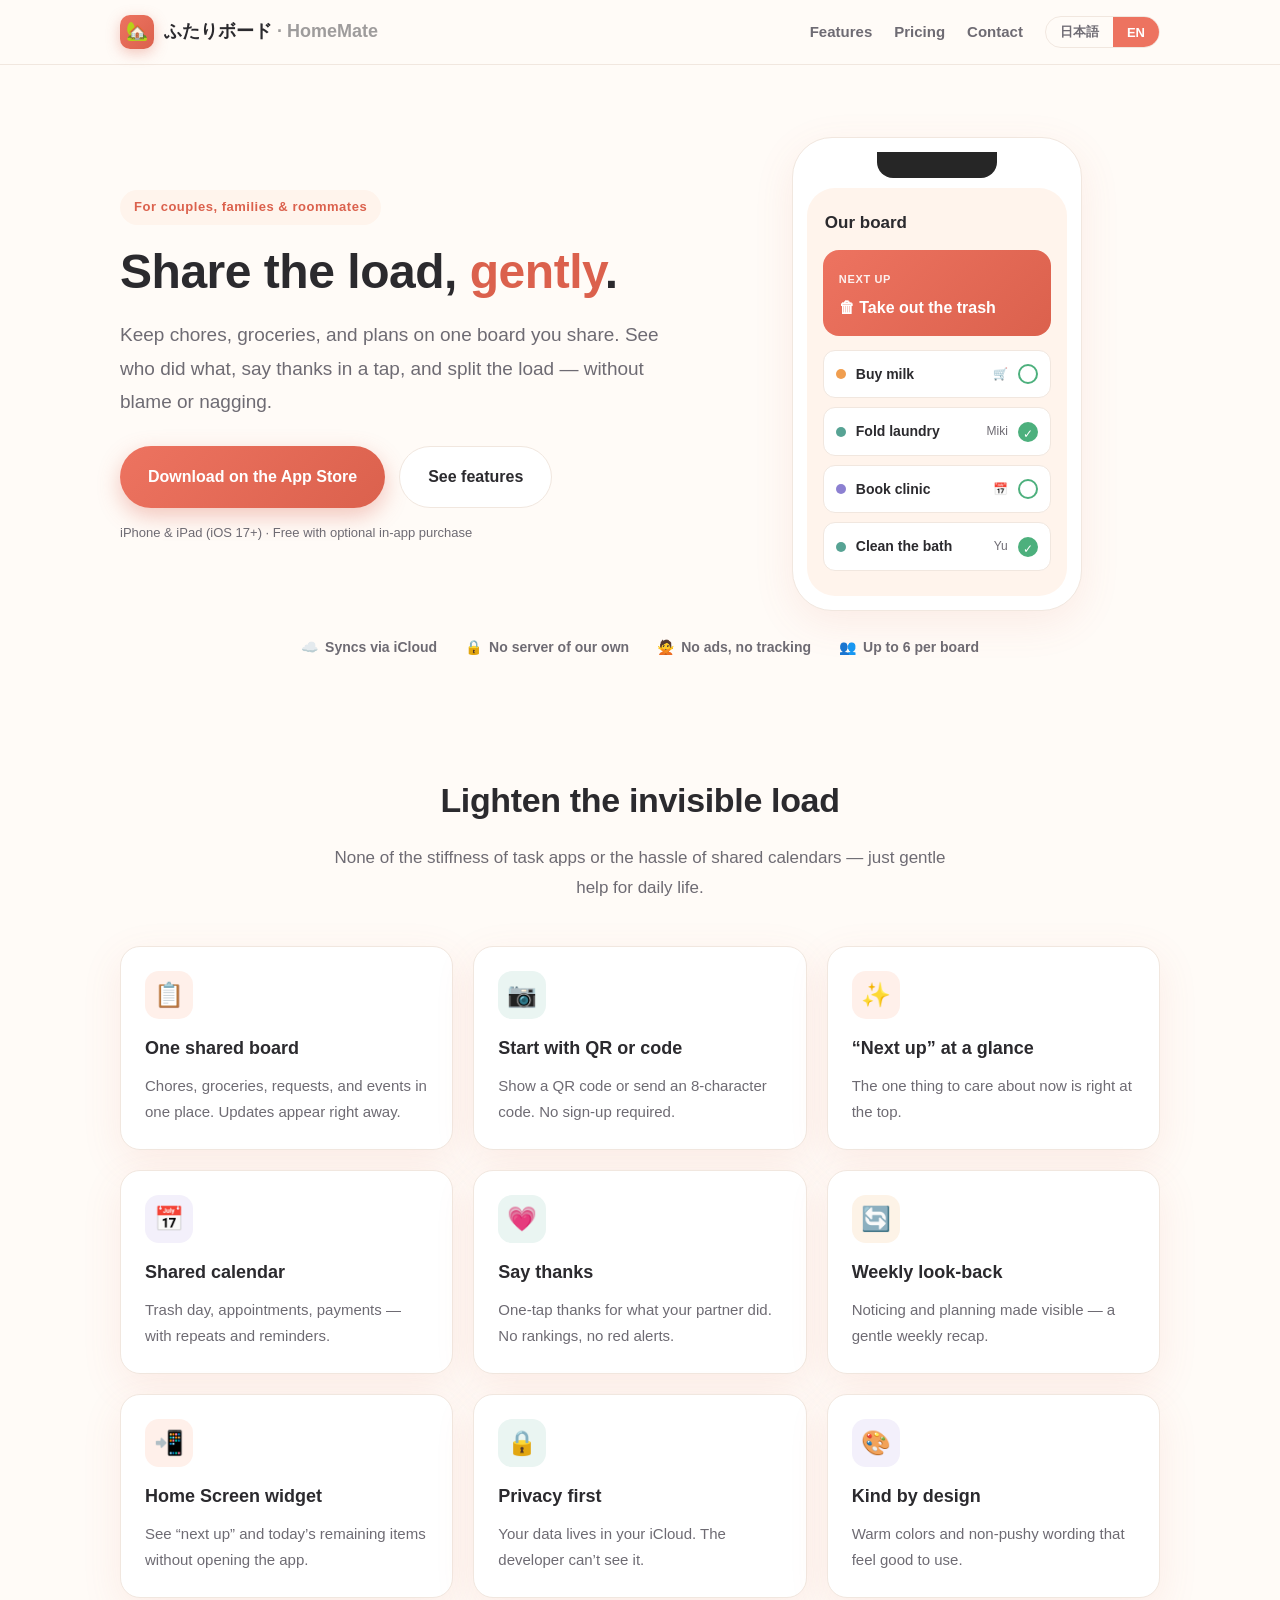
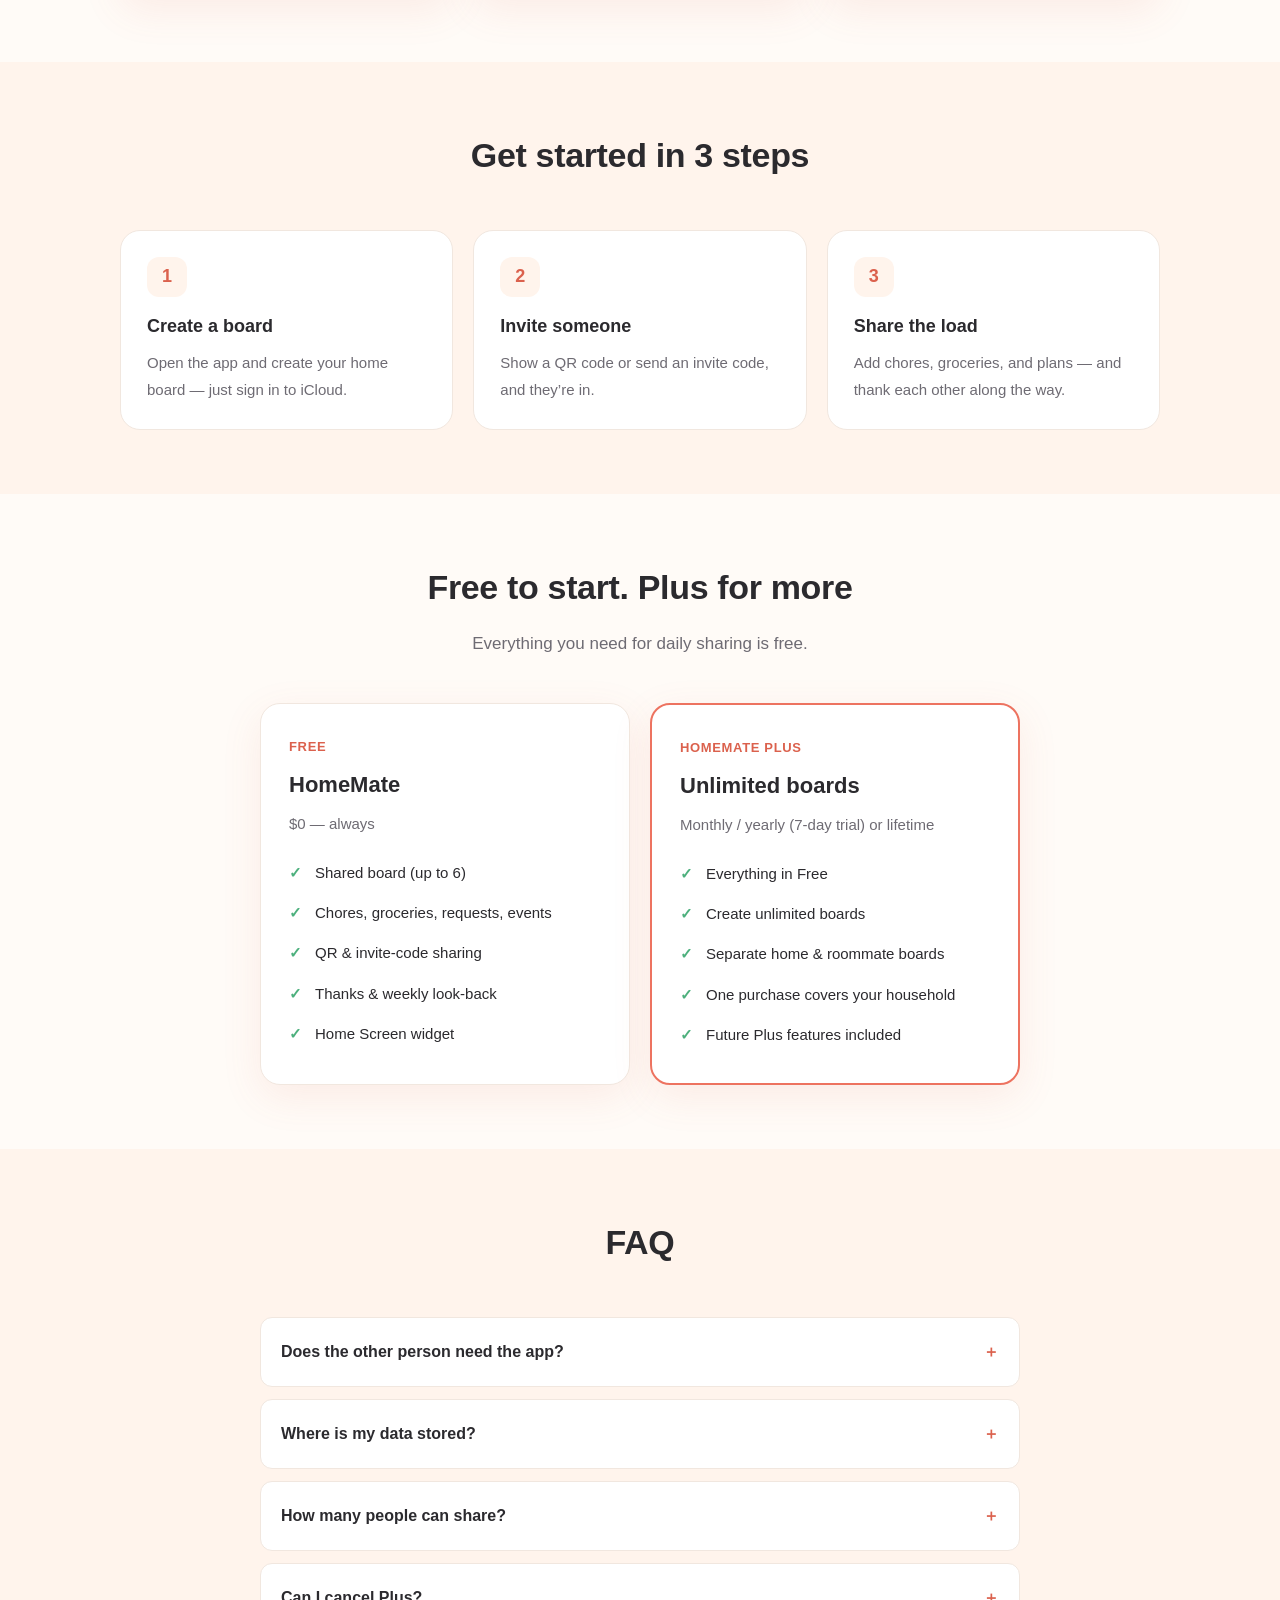
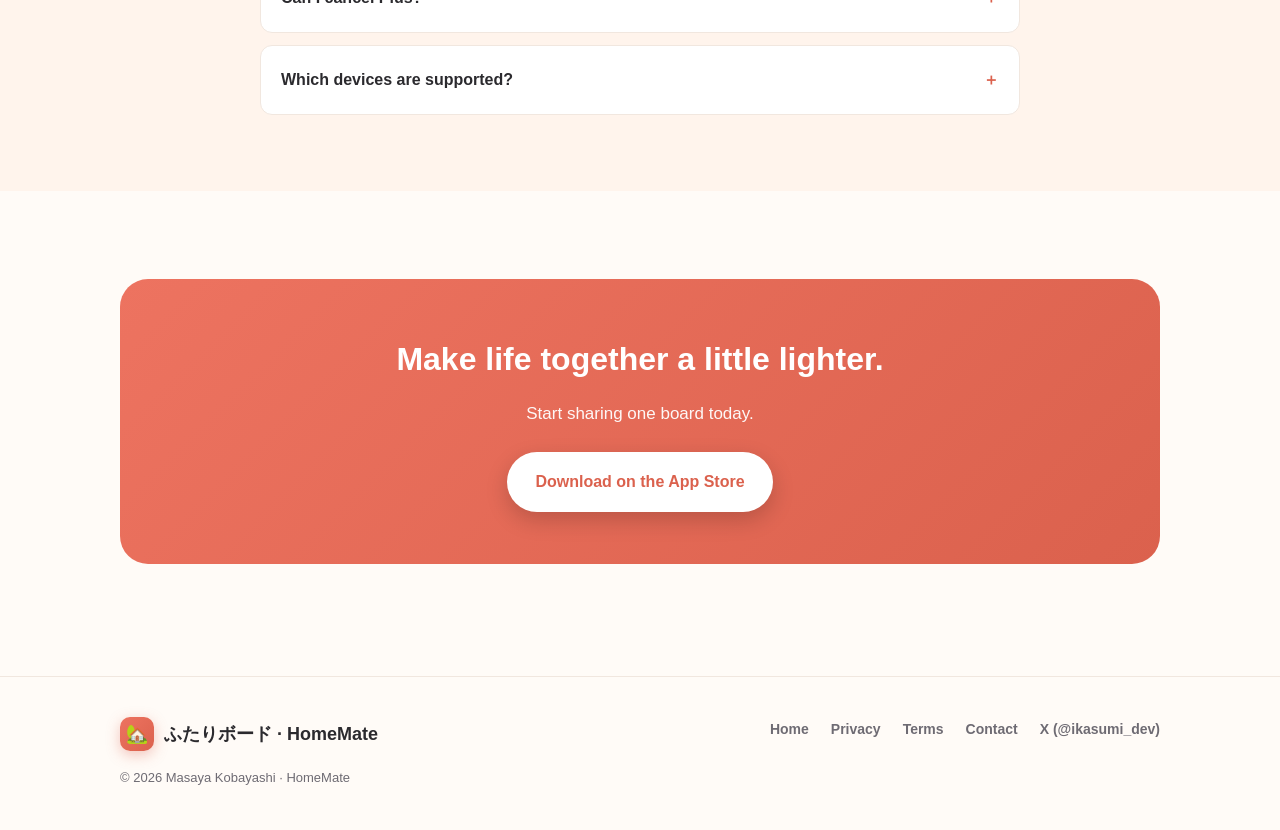
<file: docs/index.html>
<!DOCTYPE html>
<html lang="ja" data-lang="ja">
<head>
<meta charset="UTF-8" />
<meta name="viewport" content="width=device-width, initial-scale=1" />
<title>ふたりボード / HomeMate — 家事・買い物・予定をふたりで共有</title>
<meta name="description" content="ふたりボード（HomeMate）は、夫婦・同棲・家族・ルームシェアのための家事・買い物・予定の共有アプリ。QRか招待コードですぐ共有、責めない・急かさないやさしい設計。" />
<meta property="og:title" content="ふたりボード / HomeMate" />
<meta property="og:description" content="家事・買い物・予定を、ふたりでひとつのボードに。責めない・急かさない、やさしい共有アプリ。" />
<meta property="og:type" content="website" />
<link rel="icon" href="data:image/svg+xml,<svg xmlns='http://www.w3.org/2000/svg' viewBox='0 0 100 100'><text y='.9em' font-size='90'>🏡</text></svg>" />
<link rel="stylesheet" href="styles.css" />
<script src="script.js"></script>
</head>
<body>

<header class="site">
  <div class="container nav">
    <a class="brand" href="index.html"><span class="logo">🏡</span><span>ふたりボード<span style="opacity:.45;font-weight:600"> · HomeMate</span></span></a>
    <nav class="nav-links">
      <a class="hide-sm" href="#features"><span class="ja">特長</span><span class="en">Features</span></a>
      <a class="hide-sm" href="#pricing"><span class="ja">料金</span><span class="en">Pricing</span></a>
      <a class="hide-sm" href="contact.html"><span class="ja">お問い合わせ</span><span class="en">Contact</span></a>
      <div class="lang-switch"><button data-set="ja">日本語</button><button data-set="en">EN</button></div>
    </nav>
  </div>
</header>

<main>
<section class="hero">
  <div class="container hero-grid">
    <div>
      <span class="eyebrow"><span class="ja">夫婦・同棲・家族・ルームシェアに</span><span class="en">For couples, families &amp; roommates</span></span>
      <h1>
        <span class="ja">家事を、<span class="accent">やさしく</span>分け合う。</span>
        <span class="en">Share the load, <span class="accent">gently</span>.</span>
      </h1>
      <p class="lead">
        <span class="ja">家事・買い物・予定を、ふたりでひとつのボードに。だれが何をしたか自然に見えて、「ありがとう」も伝えられる。責めない・急かさない、やさしい共有アプリです。</span>
        <span class="en">Keep chores, groceries, and plans on one board you share. See who did what, say thanks in a tap, and split the load — without blame or nagging.</span>
      </p>
      <div class="hero-cta">
        <a class="btn btn-primary btn-lg" href="APP_STORE_URL_HERE"><span class="ja"> App Storeで入手</span><span class="en"> Download on the App Store</span></a>
        <a class="btn btn-ghost btn-lg" href="#features"><span class="ja">特長を見る</span><span class="en">See features</span></a>
      </div>
      <p class="hero-note">
        <span class="ja">iPhone・iPad対応（iOS 17以降）／基本無料・アプリ内課金あり</span>
        <span class="en">iPhone &amp; iPad (iOS 17+) · Free with optional in-app purchase</span>
      </p>
    </div>
    <div class="phone-wrap">
      <div class="phone">
        <div class="notch"></div>
        <div class="screen">
          <div class="screen-title"><span class="ja">わが家のボード</span><span class="en">Our board</span></div>
          <div class="next-card">
            <small><span class="ja">次にやること</span><span class="en">NEXT UP</span></small>
            <div class="t"><span class="ja">🗑 燃えるゴミを出す</span><span class="en">🗑 Take out the trash</span></div>
          </div>
          <div class="row"><span class="dot" style="background:#F09E4F"></span><span class="label"><span class="ja">牛乳を買う</span><span class="en">Buy milk</span></span><span class="who">🛒</span><span class="check"></span></div>
          <div class="row"><span class="dot" style="background:#57A394"></span><span class="label"><span class="ja">洗濯物をたたむ</span><span class="en">Fold laundry</span></span><span class="who"><span class="ja">みき</span><span class="en">Miki</span></span><span class="check done"></span></div>
          <div class="row"><span class="dot" style="background:#8C80D1"></span><span class="label"><span class="ja">通院の予約</span><span class="en">Book clinic</span></span><span class="who">📅</span><span class="check"></span></div>
          <div class="row"><span class="dot" style="background:#57A394"></span><span class="label"><span class="ja">お風呂そうじ</span><span class="en">Clean the bath</span></span><span class="who"><span class="ja">ゆう</span><span class="en">Yu</span></span><span class="check done"></span></div>
        </div>
      </div>
    </div>
  </div>
  <div class="container trust">
    <span>☁️ <span class="ja">iCloudで同期</span><span class="en">Syncs via iCloud</span></span>
    <span>🔒 <span class="ja">独自サーバーなし</span><span class="en">No server of our own</span></span>
    <span>🙅 <span class="ja">広告・トラッキングなし</span><span class="en">No ads, no tracking</span></span>
    <span>👥 <span class="ja">1ボード最大6人</span><span class="en">Up to 6 per board</span></span>
  </div>
</section>

<section class="block" id="features">
  <div class="container">
    <div class="section-head">
      <h2><span class="ja">暮らしの「見えない負担」を、そっと軽く</span><span class="en">Lighten the invisible load</span></h2>
      <p><span class="ja">タスク管理アプリの堅さも、共有カレンダーの面倒も抜きに。ふたりの毎日に寄り添います。</span><span class="en">None of the stiffness of task apps or the hassle of shared calendars — just gentle help for daily life.</span></p>
    </div>
    <div class="features">
      <div class="feature"><div class="ico" style="background:#FFF0EA;color:#DB614D">📋</div><h3><span class="ja">ひとつのボードで共有</span><span class="en">One shared board</span></h3><p><span class="ja">家事・買い物・頼みごと・予定をまとめて。相手の更新もすぐ反映されます。</span><span class="en">Chores, groceries, requests, and events in one place. Updates appear right away.</span></p></div>
      <div class="feature"><div class="ico" style="background:#EAF5F2;color:#57A394">📷</div><h3><span class="ja">QR・招待コードで即開始</span><span class="en">Start with QR or code</span></h3><p><span class="ja">QRを見せるか8桁コードを送るだけ。アカウント登録は不要です。</span><span class="en">Show a QR code or send an 8-character code. No sign-up required.</span></p></div>
      <div class="feature"><div class="ico" style="background:#FFF0EA;color:#DB614D">✨</div><h3><span class="ja">「次にやること」がひと目で</span><span class="en">“Next up” at a glance</span></h3><p><span class="ja">開いた瞬間に、いま気にかけるべきことが先頭に。迷いません。</span><span class="en">The one thing to care about now is right at the top.</span></p></div>
      <div class="feature"><div class="ico" style="background:#F3F0FB;color:#8C80D1">📅</div><h3><span class="ja">予定も共有カレンダー</span><span class="en">Shared calendar</span></h3><p><span class="ja">ゴミ出し・通院・支払いを共有。繰り返しやリマインダーにも対応。</span><span class="en">Trash day, appointments, payments — with repeats and reminders.</span></p></div>
      <div class="feature"><div class="ico" style="background:#EAF5F2;color:#57A394">💗</div><h3><span class="ja">ありがとうを伝える</span><span class="en">Say thanks</span></h3><p><span class="ja">やってくれたことにワンタップで感謝。順位づけも赤い警告もなし。</span><span class="en">One-tap thanks for what your partner did. No rankings, no red alerts.</span></p></div>
      <div class="feature"><div class="ico" style="background:#FDF3E7;color:#E08A2B">🔄</div><h3><span class="ja">週に一度のふり返り</span><span class="en">Weekly look-back</span></h3><p><span class="ja">見えにくい「気づき・段取り」も可視化。ふたりのがんばりをやさしく。</span><span class="en">Noticing and planning made visible — a gentle weekly recap.</span></p></div>
      <div class="feature"><div class="ico" style="background:#FFF0EA;color:#DB614D">📲</div><h3><span class="ja">ホーム画面ウィジェット</span><span class="en">Home Screen widget</span></h3><p><span class="ja">「次にやること」と今日の残りを、開かずに確認。</span><span class="en">See “next up” and today’s remaining items without opening the app.</span></p></div>
      <div class="feature"><div class="ico" style="background:#EAF5F2;color:#57A394">🔒</div><h3><span class="ja">プライバシー重視</span><span class="en">Privacy first</span></h3><p><span class="ja">データはあなたのiCloudに保存。開発者は中身を見られません。</span><span class="en">Your data lives in your iCloud. The developer can’t see it.</span></p></div>
      <div class="feature"><div class="ico" style="background:#F3F0FB;color:#8C80D1">🎨</div><h3><span class="ja">やさしいデザイン</span><span class="en">Kind by design</span></h3><p><span class="ja">急かさない言葉づかいと、あたたかな配色。使うほど心地よく。</span><span class="en">Warm colors and non-pushy wording that feel good to use.</span></p></div>
    </div>
  </div>
</section>

<section class="block tint">
  <div class="container">
    <div class="section-head">
      <h2><span class="ja">はじめ方は、たった3ステップ</span><span class="en">Get started in 3 steps</span></h2>
    </div>
    <div class="steps">
      <div class="step"><div class="num">1</div><h3><span class="ja">ボードを作る</span><span class="en">Create a board</span></h3><p><span class="ja">アプリを開いて、わが家のボードを作成。iCloudにサインインするだけ。</span><span class="en">Open the app and create your home board — just sign in to iCloud.</span></p></div>
      <div class="step"><div class="num">2</div><h3><span class="ja">相手を招く</span><span class="en">Invite someone</span></h3><p><span class="ja">QRを見せるか招待コードを送るだけで、パートナーや家族が参加。</span><span class="en">Show a QR code or send an invite code, and they’re in.</span></p></div>
      <div class="step"><div class="num">3</div><h3><span class="ja">一緒に分け合う</span><span class="en">Share the load</span></h3><p><span class="ja">家事・買い物・予定を追加して、やったら「ありがとう」を送り合う。</span><span class="en">Add chores, groceries, and plans — and thank each other along the way.</span></p></div>
    </div>
  </div>
</section>

<section class="block" id="pricing">
  <div class="container">
    <div class="section-head">
      <h2><span class="ja">基本は無料。もっと使うなら Plus</span><span class="en">Free to start. Plus for more</span></h2>
      <p><span class="ja">毎日の共有に必要な機能はすべて無料でお使いいただけます。</span><span class="en">Everything you need for daily sharing is free.</span></p>
    </div>
    <div class="pricing">
      <div class="plan">
        <span class="tag"><span class="ja">無料</span><span class="en">FREE</span></span>
        <h3><span class="ja">ふたりボード</span><span class="en">HomeMate</span></h3>
        <div class="price"><span class="ja">¥0 — ずっと無料</span><span class="en">$0 — always</span></div>
        <ul>
          <li><span class="ja">共有ボード（最大6人）</span><span class="en">Shared board (up to 6)</span></li>
          <li><span class="ja">家事・買い物・頼みごと・予定</span><span class="en">Chores, groceries, requests, events</span></li>
          <li><span class="ja">QR・招待コードで共有</span><span class="en">QR &amp; invite-code sharing</span></li>
          <li><span class="ja">ありがとう・週次ふり返り</span><span class="en">Thanks &amp; weekly look-back</span></li>
          <li><span class="ja">ホーム画面ウィジェット</span><span class="en">Home Screen widget</span></li>
        </ul>
      </div>
      <div class="plan featured">
        <span class="tag"><span class="ja">HomeMate Plus</span><span class="en">HOMEMATE PLUS</span></span>
        <h3><span class="ja">ボードを無制限に</span><span class="en">Unlimited boards</span></h3>
        <div class="price"><span class="ja">月額／年額（7日間無料）または買い切り</span><span class="en">Monthly / yearly (7-day trial) or lifetime</span></div>
        <ul>
          <li><span class="ja">無料のすべて</span><span class="en">Everything in Free</span></li>
          <li><span class="ja">ボードを無制限に作成</span><span class="en">Create unlimited boards</span></li>
          <li><span class="ja">家族用・仕事仲間用の使い分け</span><span class="en">Separate home &amp; roommate boards</span></li>
          <li><span class="ja">購入は世帯全員に反映</span><span class="en">One purchase covers your household</span></li>
          <li><span class="ja">今後のPlus機能も利用可</span><span class="en">Future Plus features included</span></li>
        </ul>
      </div>
    </div>
  </div>
</section>

<section class="block tint">
  <div class="container">
    <div class="section-head"><h2><span class="ja">よくある質問</span><span class="en">FAQ</span></h2></div>
    <div class="faq">
      <details class="qa"><summary><span class="ja">相手もアプリが必要ですか？</span><span class="en">Does the other person need the app?</span></summary><p><span class="ja">はい。相手もふたりボードをインストールし、QRまたは招待コードで参加します。iCloudへのサインインが必要です。</span><span class="en">Yes. They install HomeMate and join with a QR or invite code. An iCloud sign-in is required.</span></p></details>
      <details class="qa"><summary><span class="ja">データはどこに保存されますか？</span><span class="en">Where is my data stored?</span></summary><p><span class="ja">あなたのiCloud（Apple CloudKit）に保存されます。独自サーバーはなく、開発者が中身を閲覧することはありません。</span><span class="en">In your own iCloud (Apple CloudKit). There is no server of ours, and the developer cannot view your content.</span></p></details>
      <details class="qa"><summary><span class="ja">何人まで一緒に使えますか？</span><span class="en">How many people can share?</span></summary><p><span class="ja">1つのボードにつき最大6人まで参加できます。Plusではボード自体を無制限に作成できます。</span><span class="en">Up to 6 people per board. With Plus, you can create unlimited boards.</span></p></details>
      <details class="qa"><summary><span class="ja">Plusの解約はできますか？</span><span class="en">Can I cancel Plus?</span></summary><p><span class="ja">はい。設定＞Apple ID＞サブスクリプションからいつでも解約できます。買い切りプランもご用意しています。</span><span class="en">Yes, anytime via Settings &gt; Apple ID &gt; Subscriptions. A one-time lifetime option is also available.</span></p></details>
      <details class="qa"><summary><span class="ja">対応端末は？</span><span class="en">Which devices are supported?</span></summary><p><span class="ja">iOS 17以降のiPhone・iPadに対応しています。</span><span class="en">iPhone and iPad running iOS 17 or later.</span></p></details>
    </div>
  </div>
</section>

<section class="block">
  <div class="container">
    <div class="cta-band">
      <h2><span class="ja">暮らしを、もう少し軽く。</span><span class="en">Make life together a little lighter.</span></h2>
      <p><span class="ja">今日から、ふたりでひとつのボードを。</span><span class="en">Start sharing one board today.</span></p>
      <a class="btn btn-primary btn-lg" href="APP_STORE_URL_HERE"><span class="ja"> App Storeで入手</span><span class="en"> Download on the App Store</span></a>
    </div>
  </div>
</section>
</main>

<footer class="site">
  <div class="container">
    <div class="foot-grid">
      <div class="brand"><span class="logo">🏡</span><span>ふたりボード · HomeMate</span></div>
      <div class="foot-links">
        <a href="index.html"><span class="ja">ホーム</span><span class="en">Home</span></a>
        <a href="privacy.html"><span class="ja">プライバシーポリシー</span><span class="en">Privacy</span></a>
        <a href="terms.html"><span class="ja">利用規約</span><span class="en">Terms</span></a>
        <a href="contact.html"><span class="ja">お問い合わせ</span><span class="en">Contact</span></a>
        <a href="https://x.com/ikasumi_dev" target="_blank" rel="noopener">X (@ikasumi_dev)</a>
      </div>
    </div>
    <div class="foot-copy">© 2026 Masaya Kobayashi · HomeMate</div>
  </div>
</footer>

</body>
</html>
</file>
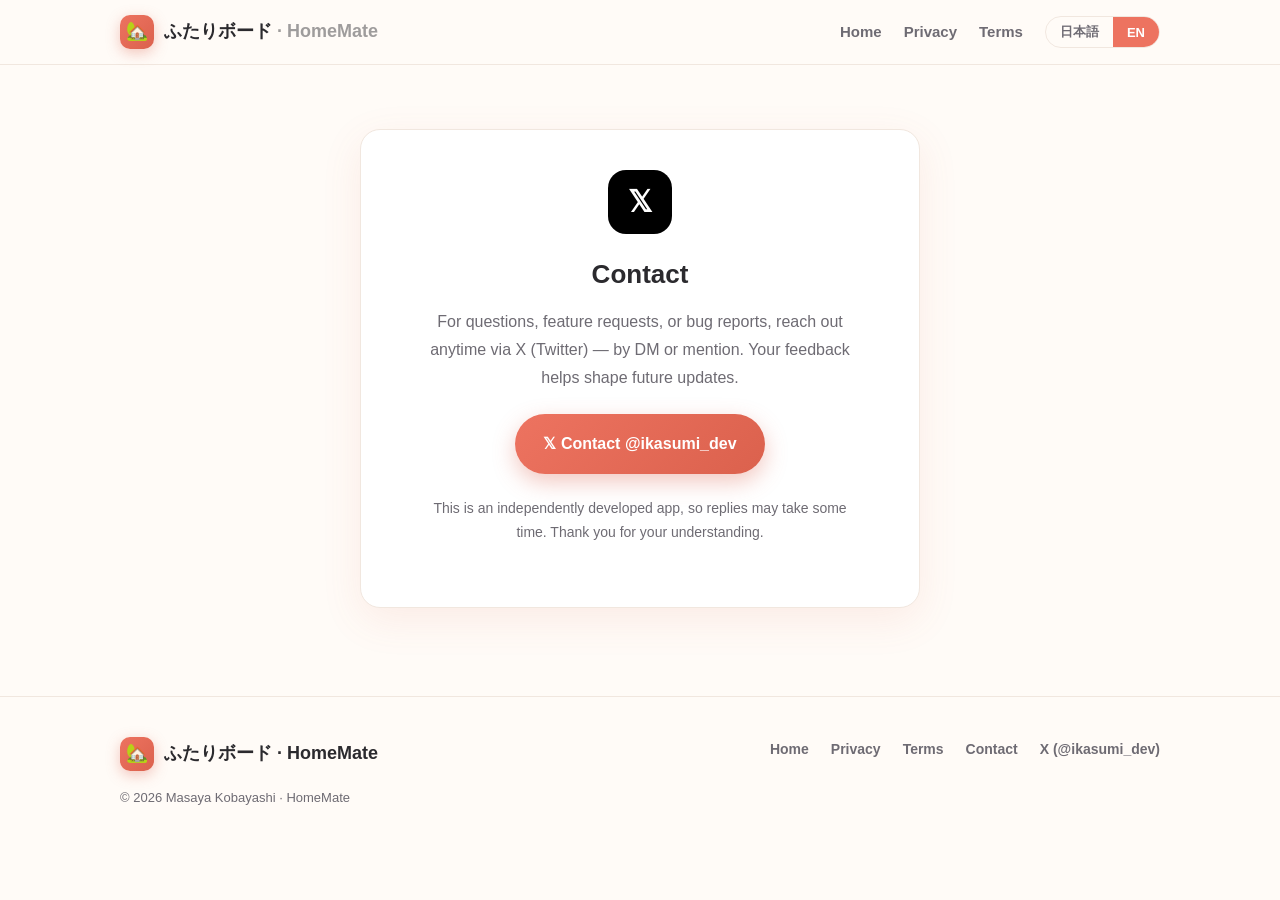
<file: docs/contact.html>
<!DOCTYPE html>
<html lang="ja" data-lang="ja">
<head>
<meta charset="UTF-8" />
<meta name="viewport" content="width=device-width, initial-scale=1" />
<title>お問い合わせ — ふたりボード / HomeMate</title>
<meta name="description" content="ふたりボード（HomeMate）へのお問い合わせ。X（旧Twitter）@ikasumi_dev までご連絡ください。" />
<link rel="icon" href="data:image/svg+xml,<svg xmlns='http://www.w3.org/2000/svg' viewBox='0 0 100 100'><text y='.9em' font-size='90'>🏡</text></svg>" />
<link rel="stylesheet" href="styles.css" />
<script src="script.js"></script>
</head>
<body>

<header class="site">
  <div class="container nav">
    <a class="brand" href="index.html"><span class="logo">🏡</span><span>ふたりボード<span style="opacity:.45;font-weight:600"> · HomeMate</span></span></a>
    <nav class="nav-links">
      <a class="hide-sm" href="index.html"><span class="ja">ホーム</span><span class="en">Home</span></a>
      <a class="hide-sm" href="privacy.html"><span class="ja">プライバシー</span><span class="en">Privacy</span></a>
      <a class="hide-sm" href="terms.html"><span class="ja">利用規約</span><span class="en">Terms</span></a>
      <div class="lang-switch"><button data-set="ja">日本語</button><button data-set="en">EN</button></div>
    </nav>
  </div>
</header>

<main>
<section class="block">
  <div class="container">

    <div class="contact-card ja">
      <div class="x-badge">𝕏</div>
      <h1>お問い合わせ</h1>
      <p>ご質問・ご要望・不具合のご報告は、X（旧Twitter）のダイレクトメッセージまたはメンションでお気軽にご連絡ください。いただいた声は、今後の改善の参考にさせていただきます。</p>
      <a class="btn btn-primary btn-lg" href="https://x.com/ikasumi_dev" target="_blank" rel="noopener">𝕏 @ikasumi_dev に連絡する</a>
      <p style="margin-top:22px;font-size:14px;">個人で開発・運営しているため、返信までお時間をいただく場合があります。あらかじめご了承ください。</p>
    </div>

    <div class="contact-card en">
      <div class="x-badge">𝕏</div>
      <h1>Contact</h1>
      <p>For questions, feature requests, or bug reports, reach out anytime via X (Twitter) — by DM or mention. Your feedback helps shape future updates.</p>
      <a class="btn btn-primary btn-lg" href="https://x.com/ikasumi_dev" target="_blank" rel="noopener">𝕏 Contact @ikasumi_dev</a>
      <p style="margin-top:22px;font-size:14px;">This is an independently developed app, so replies may take some time. Thank you for your understanding.</p>
    </div>

  </div>
</section>
</main>

<footer class="site">
  <div class="container">
    <div class="foot-grid">
      <div class="brand"><span class="logo">🏡</span><span>ふたりボード · HomeMate</span></div>
      <div class="foot-links">
        <a href="index.html"><span class="ja">ホーム</span><span class="en">Home</span></a>
        <a href="privacy.html"><span class="ja">プライバシーポリシー</span><span class="en">Privacy</span></a>
        <a href="terms.html"><span class="ja">利用規約</span><span class="en">Terms</span></a>
        <a href="contact.html"><span class="ja">お問い合わせ</span><span class="en">Contact</span></a>
        <a href="https://x.com/ikasumi_dev" target="_blank" rel="noopener">X (@ikasumi_dev)</a>
      </div>
    </div>
    <div class="foot-copy">© 2026 Masaya Kobayashi · HomeMate</div>
  </div>
</footer>

</body>
</html>
</file>
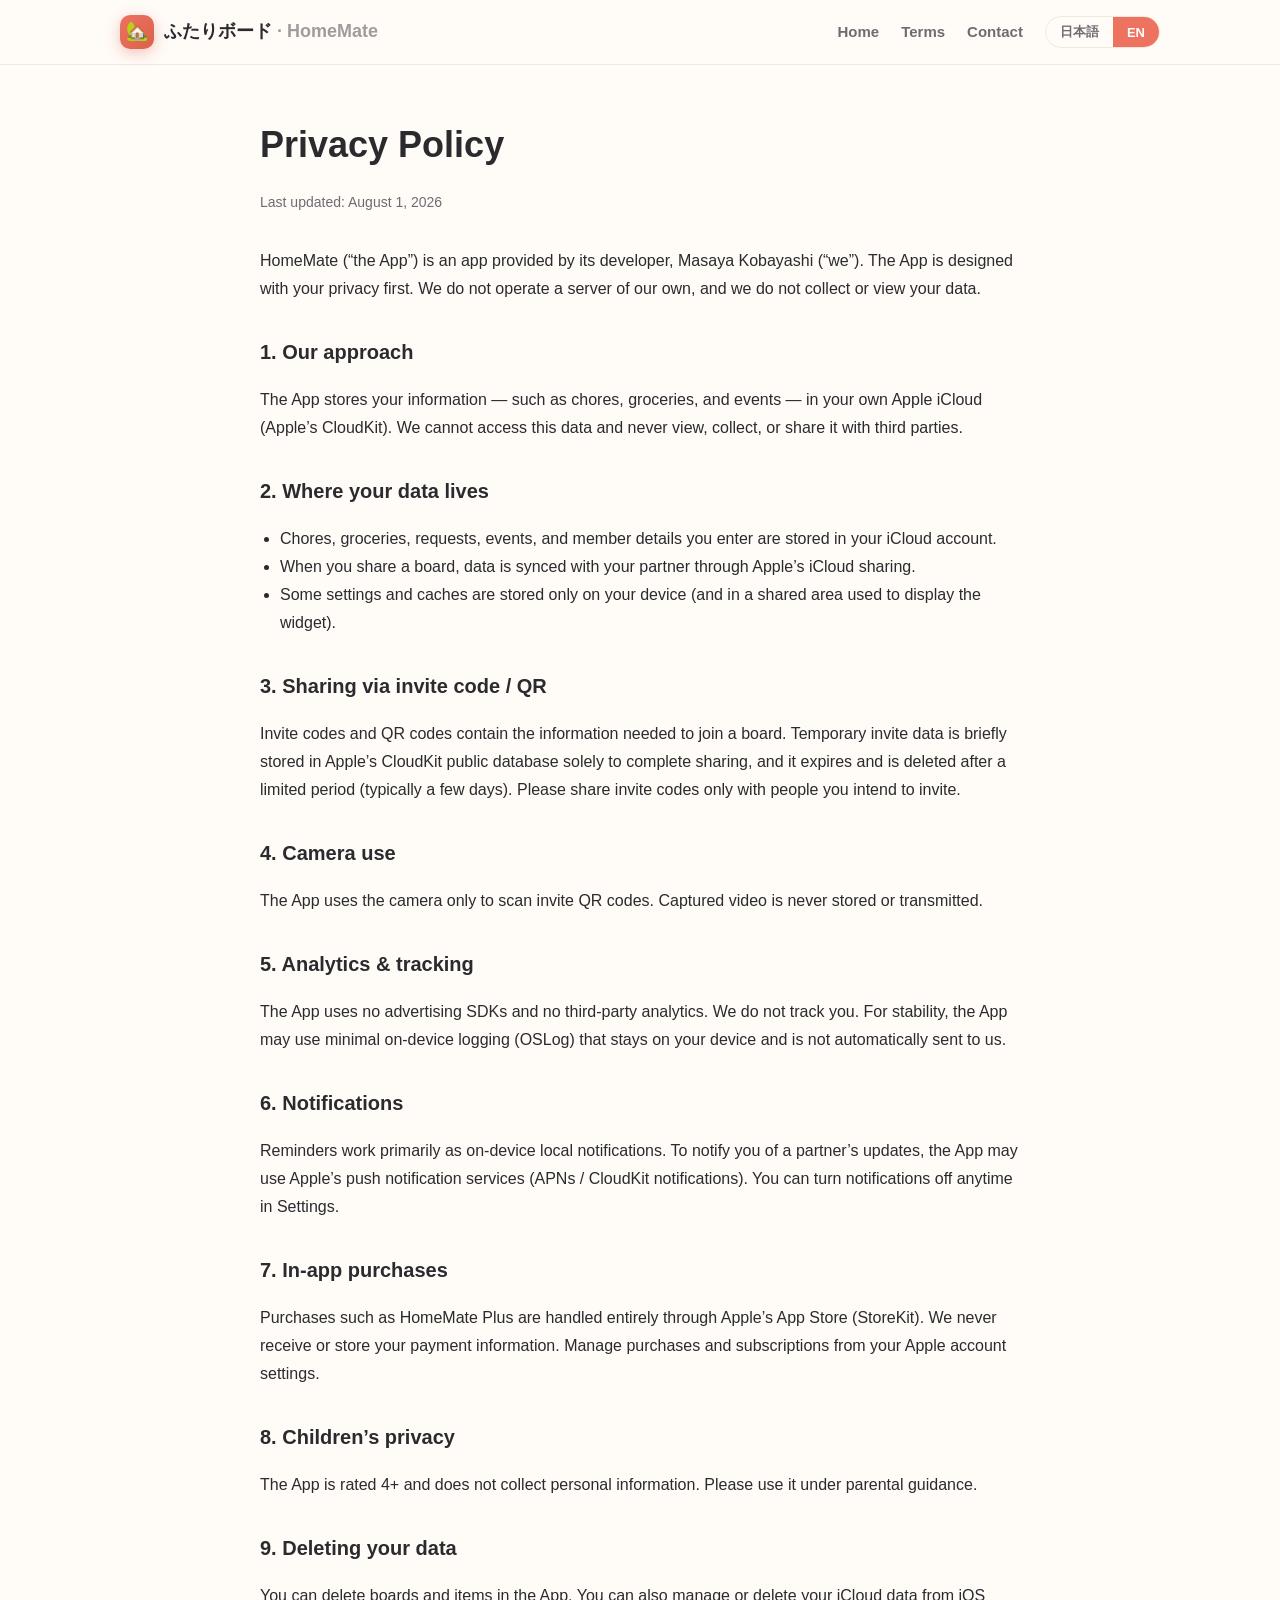
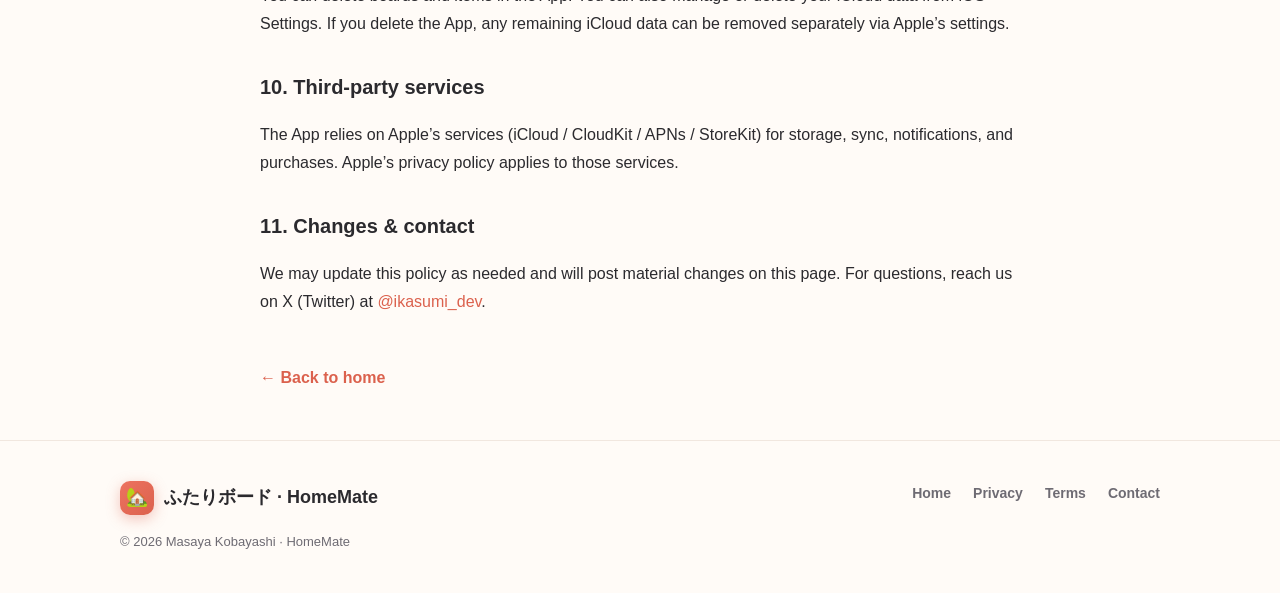
<file: docs/privacy.html>
<!DOCTYPE html>
<html lang="ja" data-lang="ja">
<head>
<meta charset="UTF-8" />
<meta name="viewport" content="width=device-width, initial-scale=1" />
<title>プライバシーポリシー — ふたりボード / HomeMate</title>
<meta name="description" content="ふたりボード（HomeMate）のプライバシーポリシー。独自サーバーを持たず、データはユーザーのiCloudに保存されます。" />
<link rel="icon" href="data:image/svg+xml,<svg xmlns='http://www.w3.org/2000/svg' viewBox='0 0 100 100'><text y='.9em' font-size='90'>🏡</text></svg>" />
<link rel="stylesheet" href="styles.css" />
<script src="script.js"></script>
</head>
<body>

<header class="site">
  <div class="container nav">
    <a class="brand" href="index.html"><span class="logo">🏡</span><span>ふたりボード<span style="opacity:.45;font-weight:600"> · HomeMate</span></span></a>
    <nav class="nav-links">
      <a class="hide-sm" href="index.html"><span class="ja">ホーム</span><span class="en">Home</span></a>
      <a class="hide-sm" href="terms.html"><span class="ja">利用規約</span><span class="en">Terms</span></a>
      <a class="hide-sm" href="contact.html"><span class="ja">お問い合わせ</span><span class="en">Contact</span></a>
      <div class="lang-switch"><button data-set="ja">日本語</button><button data-set="en">EN</button></div>
    </nav>
  </div>
</header>

<main>
<div class="container">

<!-- ========================= JAPANESE ========================= -->
<article class="article ja">
  <h1>プライバシーポリシー</h1>
  <p class="updated">最終更新日：2026年8月1日</p>

  <p>ふたりボード（HomeMate、以下「本アプリ」）は、開発者 Masaya Kobayashi（以下「当方」）が提供する個人向けアプリです。本アプリは、ユーザーのプライバシーを最優先に設計されています。当方は独自のサーバーを運用しておらず、ユーザーのデータを収集・閲覧することはありません。</p>

  <h2>1. 基本方針</h2>
  <p>本アプリは、家事・買い物・予定などの情報を、あなた自身のApple iCloud（Apple の CloudKit）に保存します。当方はこれらのデータにアクセスできず、内容を閲覧・収集・第三者へ提供することはありません。</p>

  <h2>2. データの保存場所</h2>
  <ul>
    <li>入力した家事・買い物・頼みごと・予定・メンバー情報などは、あなたのiCloudアカウント内に保存されます。</li>
    <li>ボードを共有した場合、共有相手との間でApple のiCloud共有機能を通じてデータが同期されます。</li>
    <li>一部の設定やキャッシュは、端末内（およびウィジェット表示用の共有領域）にのみ保存されます。</li>
  </ul>

  <h2>3. 招待コード・QRによる共有</h2>
  <p>ボード共有のために発行する招待コードやQRコードには、参加に必要な情報が含まれます。招待に関する一時データは、共有を成立させる目的でApple のCloudKit公開データベースに一時的に保存され、一定期間（目安として数日）を経過すると失効・削除されます。招待コードは、共有したい相手にのみ共有してください。</p>

  <h2>4. カメラの利用</h2>
  <p>本アプリは、招待QRコードの読み取りのみを目的としてカメラを使用します。撮影した映像を保存・送信することはありません。</p>

  <h2>5. 分析・トラッキング</h2>
  <p>本アプリは、広告SDKや第三者の分析ツールを使用していません。ユーザーを識別するためのトラッキングも行いません。アプリの安定性向上のため、端末内でのみ動作する最小限のログ（OSLog）を利用する場合がありますが、これらが当方に自動送信されることはありません。</p>

  <h2>6. 通知</h2>
  <p>リマインダー等の通知は、主に端末内のローカル通知として動作します。共有相手の更新をお知らせするために、Apple のプッシュ通知サービス（APNs／CloudKit通知）を利用する場合があります。通知は設定からいつでもオフにできます。</p>

  <h2>7. 課金（App内課金）</h2>
  <p>HomeMate Plus などの課金は、すべてApple の App Store（StoreKit）を通じて処理されます。当方がクレジットカード情報などの決済情報を取得・保存することはありません。購入・サブスクリプションの管理はApple のアカウント設定から行えます。</p>

  <h2>8. お子様のプライバシー</h2>
  <p>本アプリの対象年齢は4歳以上ですが、個人情報の収集は行っていません。保護者の管理のもとでご利用ください。</p>

  <h2>9. データの削除</h2>
  <p>アプリ内でボードや各項目を削除できます。また、iOSの設定からiCloudデータを管理・削除することで、保存済みデータを削除できます。アプリを削除しても、iCloudに残るデータはApple の設定から別途削除いただけます。</p>

  <h2>10. 第三者サービス</h2>
  <p>本アプリは、データの保存・同期・通知・課金のためにApple のサービス（iCloud / CloudKit / APNs / StoreKit）を利用します。これらの利用にはApple のプライバシーポリシーが適用されます。</p>

  <h2>11. 改定とお問い合わせ</h2>
  <p>本ポリシーは、必要に応じて改定されることがあります。重要な変更がある場合は、本ページで告知します。ご不明な点は、X（旧Twitter）<a href="https://x.com/ikasumi_dev" target="_blank" rel="noopener">@ikasumi_dev</a> までお問い合わせください。</p>

  <a class="back-link" href="index.html">← ホームに戻る</a>
</article>

<!-- ========================= ENGLISH ========================= -->
<article class="article en">
  <h1>Privacy Policy</h1>
  <p class="updated">Last updated: August 1, 2026</p>

  <p>HomeMate (“the App”) is an app provided by its developer, Masaya Kobayashi (“we”). The App is designed with your privacy first. We do not operate a server of our own, and we do not collect or view your data.</p>

  <h2>1. Our approach</h2>
  <p>The App stores your information — such as chores, groceries, and events — in your own Apple iCloud (Apple’s CloudKit). We cannot access this data and never view, collect, or share it with third parties.</p>

  <h2>2. Where your data lives</h2>
  <ul>
    <li>Chores, groceries, requests, events, and member details you enter are stored in your iCloud account.</li>
    <li>When you share a board, data is synced with your partner through Apple’s iCloud sharing.</li>
    <li>Some settings and caches are stored only on your device (and in a shared area used to display the widget).</li>
  </ul>

  <h2>3. Sharing via invite code / QR</h2>
  <p>Invite codes and QR codes contain the information needed to join a board. Temporary invite data is briefly stored in Apple’s CloudKit public database solely to complete sharing, and it expires and is deleted after a limited period (typically a few days). Please share invite codes only with people you intend to invite.</p>

  <h2>4. Camera use</h2>
  <p>The App uses the camera only to scan invite QR codes. Captured video is never stored or transmitted.</p>

  <h2>5. Analytics &amp; tracking</h2>
  <p>The App uses no advertising SDKs and no third-party analytics. We do not track you. For stability, the App may use minimal on-device logging (OSLog) that stays on your device and is not automatically sent to us.</p>

  <h2>6. Notifications</h2>
  <p>Reminders work primarily as on-device local notifications. To notify you of a partner’s updates, the App may use Apple’s push notification services (APNs / CloudKit notifications). You can turn notifications off anytime in Settings.</p>

  <h2>7. In-app purchases</h2>
  <p>Purchases such as HomeMate Plus are handled entirely through Apple’s App Store (StoreKit). We never receive or store your payment information. Manage purchases and subscriptions from your Apple account settings.</p>

  <h2>8. Children’s privacy</h2>
  <p>The App is rated 4+ and does not collect personal information. Please use it under parental guidance.</p>

  <h2>9. Deleting your data</h2>
  <p>You can delete boards and items in the App. You can also manage or delete your iCloud data from iOS Settings. If you delete the App, any remaining iCloud data can be removed separately via Apple’s settings.</p>

  <h2>10. Third-party services</h2>
  <p>The App relies on Apple’s services (iCloud / CloudKit / APNs / StoreKit) for storage, sync, notifications, and purchases. Apple’s privacy policy applies to those services.</p>

  <h2>11. Changes &amp; contact</h2>
  <p>We may update this policy as needed and will post material changes on this page. For questions, reach us on X (Twitter) at <a href="https://x.com/ikasumi_dev" target="_blank" rel="noopener">@ikasumi_dev</a>.</p>

  <a class="back-link" href="index.html">← Back to home</a>
</article>

</div>
</main>

<footer class="site">
  <div class="container">
    <div class="foot-grid">
      <div class="brand"><span class="logo">🏡</span><span>ふたりボード · HomeMate</span></div>
      <div class="foot-links">
        <a href="index.html"><span class="ja">ホーム</span><span class="en">Home</span></a>
        <a href="privacy.html"><span class="ja">プライバシーポリシー</span><span class="en">Privacy</span></a>
        <a href="terms.html"><span class="ja">利用規約</span><span class="en">Terms</span></a>
        <a href="contact.html"><span class="ja">お問い合わせ</span><span class="en">Contact</span></a>
      </div>
    </div>
    <div class="foot-copy">© 2026 Masaya Kobayashi · HomeMate</div>
  </div>
</footer>

</body>
</html>
</file>
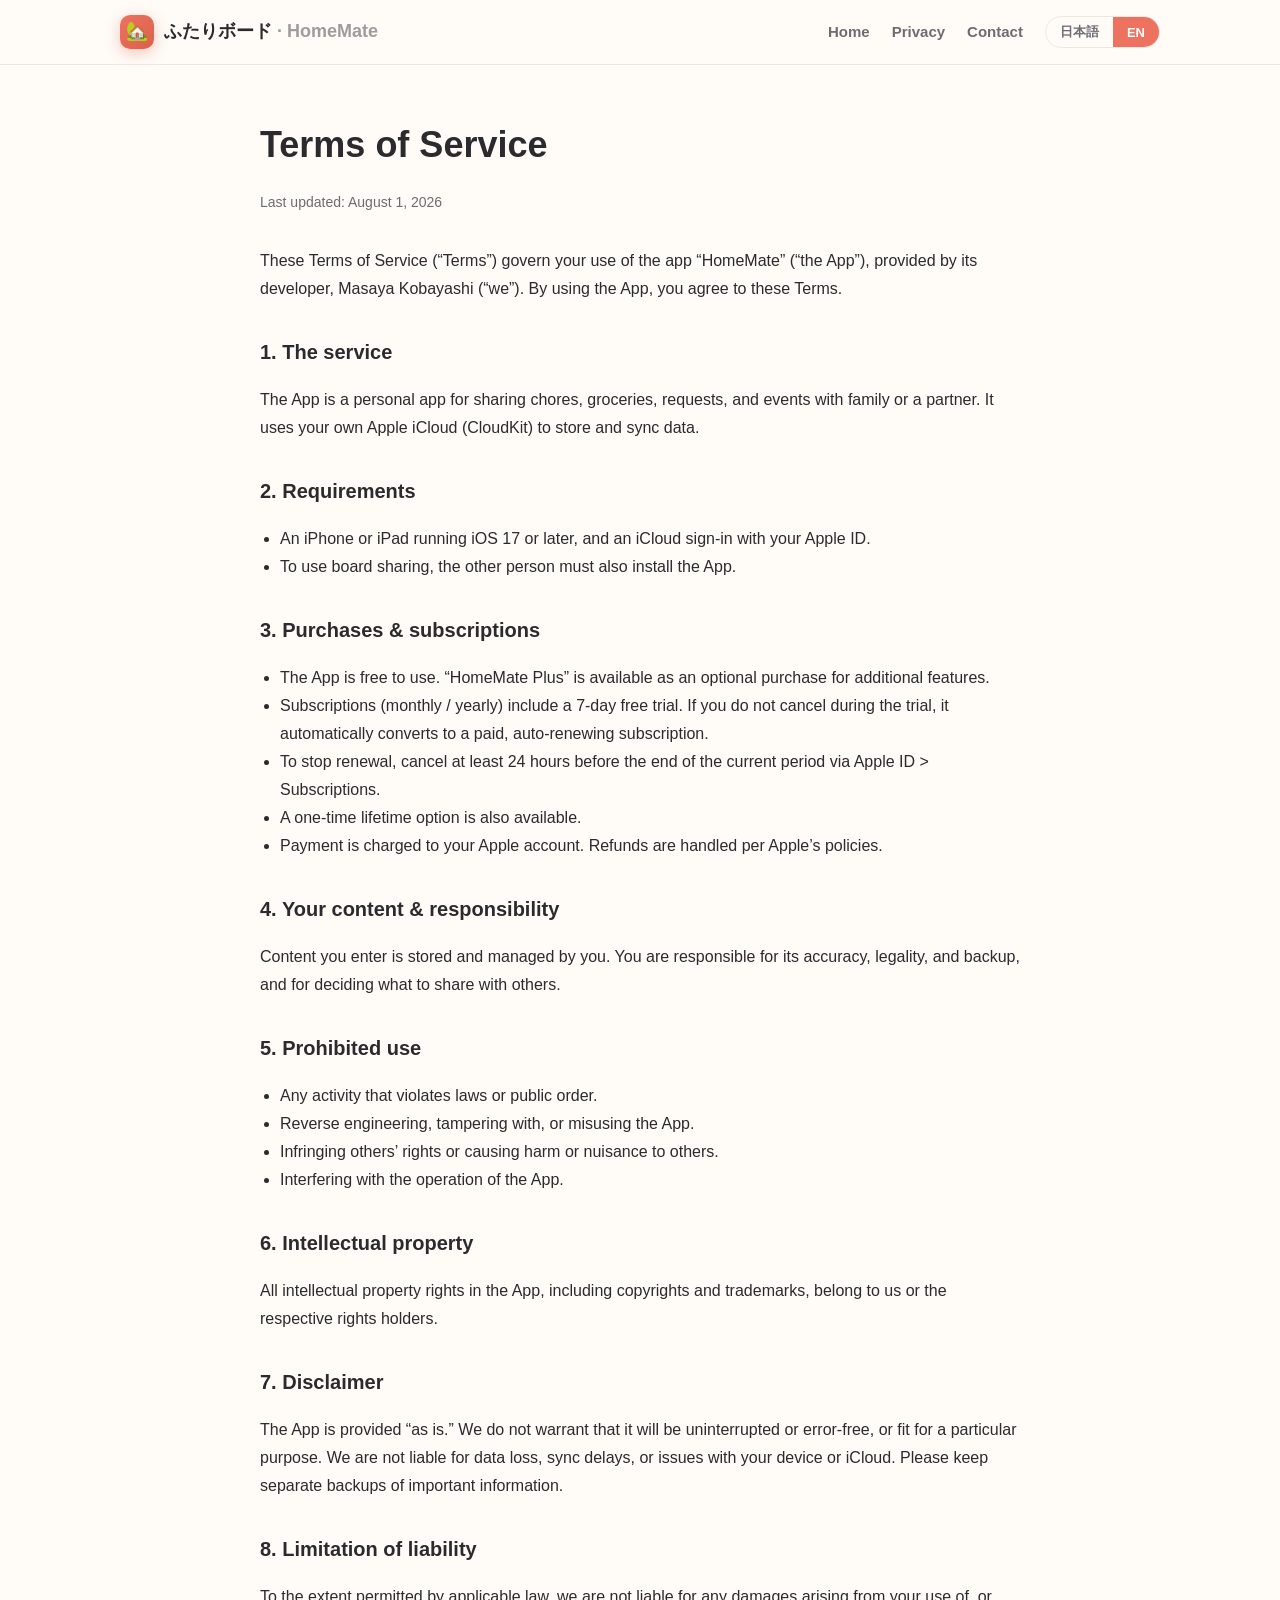
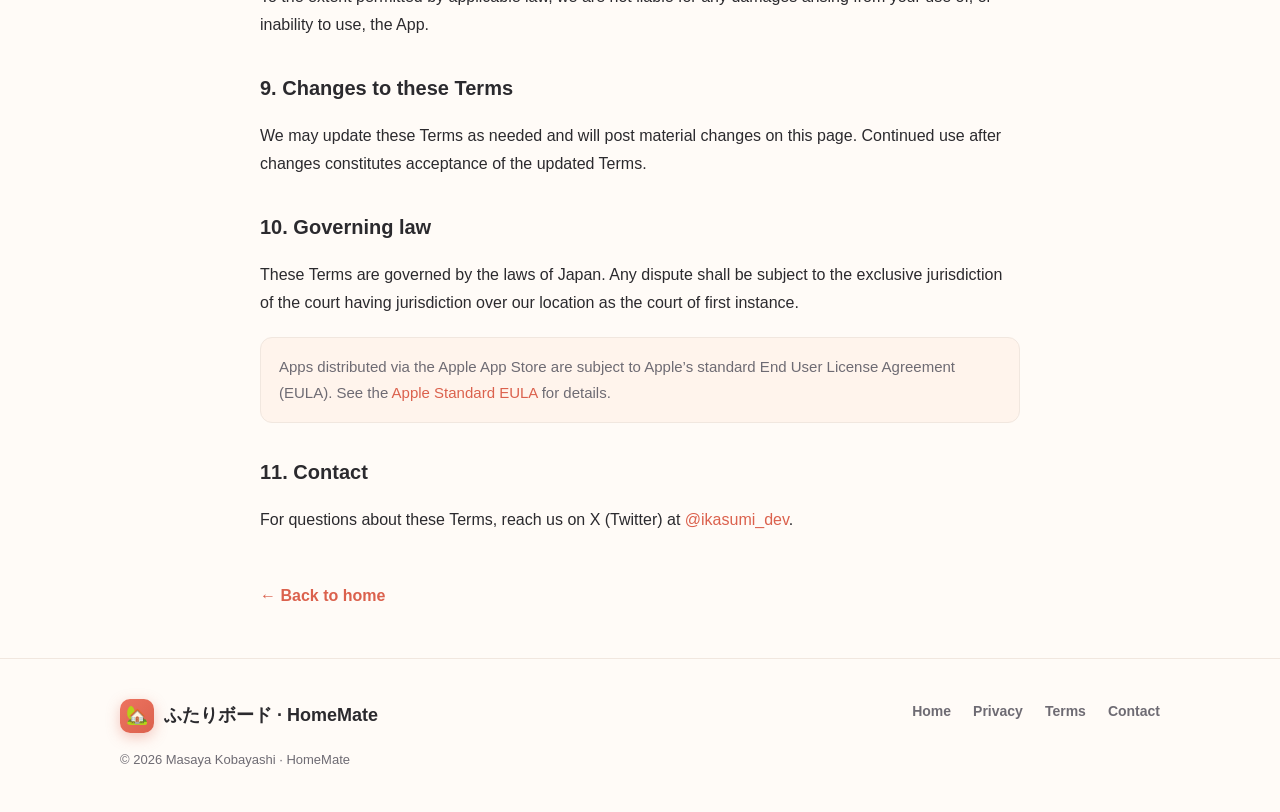
<file: docs/terms.html>
<!DOCTYPE html>
<html lang="ja" data-lang="ja">
<head>
<meta charset="UTF-8" />
<meta name="viewport" content="width=device-width, initial-scale=1" />
<title>利用規約 — ふたりボード / HomeMate</title>
<meta name="description" content="ふたりボード（HomeMate）の利用規約。" />
<link rel="icon" href="data:image/svg+xml,<svg xmlns='http://www.w3.org/2000/svg' viewBox='0 0 100 100'><text y='.9em' font-size='90'>🏡</text></svg>" />
<link rel="stylesheet" href="styles.css" />
<script src="script.js"></script>
</head>
<body>

<header class="site">
  <div class="container nav">
    <a class="brand" href="index.html"><span class="logo">🏡</span><span>ふたりボード<span style="opacity:.45;font-weight:600"> · HomeMate</span></span></a>
    <nav class="nav-links">
      <a class="hide-sm" href="index.html"><span class="ja">ホーム</span><span class="en">Home</span></a>
      <a class="hide-sm" href="privacy.html"><span class="ja">プライバシー</span><span class="en">Privacy</span></a>
      <a class="hide-sm" href="contact.html"><span class="ja">お問い合わせ</span><span class="en">Contact</span></a>
      <div class="lang-switch"><button data-set="ja">日本語</button><button data-set="en">EN</button></div>
    </nav>
  </div>
</header>

<main>
<div class="container">

<!-- ========================= JAPANESE ========================= -->
<article class="article ja">
  <h1>利用規約</h1>
  <p class="updated">最終更新日：2026年8月1日</p>

  <p>本利用規約（以下「本規約」）は、開発者 Masaya Kobayashi（以下「当方」）が提供するアプリ「ふたりボード（HomeMate）」（以下「本アプリ」）の利用条件を定めるものです。本アプリをご利用いただくことで、本規約に同意したものとみなされます。</p>

  <h2>1. サービスの内容</h2>
  <p>本アプリは、家事・買い物・頼みごと・予定などを、家族やパートナーと共有するための個人向けアプリです。データの保存・同期には、ユーザー自身のApple iCloud（CloudKit）を利用します。</p>

  <h2>2. 利用条件</h2>
  <ul>
    <li>本アプリの利用には、iOS 17以降に対応したiPhoneまたはiPad、およびApple IDでのiCloudサインインが必要です。</li>
    <li>ボードの共有機能を利用するには、共有相手も本アプリをインストールする必要があります。</li>
  </ul>

  <h2>3. 課金・サブスクリプション</h2>
  <ul>
    <li>本アプリは基本無料でご利用いただけます。追加機能として「HomeMate Plus」の課金をご用意しています。</li>
    <li>サブスクリプション（月額・年額）には、7日間の無料トライアルが含まれます。トライアル期間中に解約しない場合、期間終了時に自動的に課金・更新されます。</li>
    <li>更新の停止は、現在の期間終了の24時間前までにApple ID＞サブスクリプション設定から行ってください。</li>
    <li>買い切り（Lifetime）プランもご用意しています。</li>
    <li>お支払いはApple のアカウントに請求されます。返金等はApple の規定に従います。</li>
  </ul>

  <h2>4. ユーザーのコンテンツと責任</h2>
  <p>本アプリに入力される内容は、ユーザー自身が管理・保存するものです。入力内容の正確性・適法性・バックアップについては、ユーザーの責任となります。共有相手との情報共有についても、ユーザーの判断と責任で行ってください。</p>

  <h2>5. 禁止事項</h2>
  <ul>
    <li>法令または公序良俗に違反する行為</li>
    <li>本アプリのリバースエンジニアリング、改ざん、不正利用</li>
    <li>他者の権利を侵害する行為、または他者に不利益・迷惑を与える行為</li>
    <li>本アプリの提供を妨害する行為</li>
  </ul>

  <h2>6. 知的財産権</h2>
  <p>本アプリおよび関連する著作権・商標などの知的財産権は、当方または正当な権利者に帰属します。</p>

  <h2>7. 免責事項</h2>
  <p>本アプリは「現状有姿（as-is）」で提供されます。当方は、本アプリが常に中断なく提供されること、エラーがないこと、特定目的への適合性を保証しません。データの消失・同期の遅延・端末やiCloudの不具合等について、当方は責任を負いません。重要な情報は、別途バックアップをお取りください。</p>

  <h2>8. 責任の制限</h2>
  <p>適用法令で認められる範囲において、本アプリの利用または利用不能に起因して生じたいかなる損害についても、当方は責任を負いません。</p>

  <h2>9. 規約の変更</h2>
  <p>当方は、必要に応じて本規約を変更することがあります。重要な変更がある場合は、本ページで告知します。変更後に本アプリを継続してご利用いただいた場合、変更後の規約に同意したものとみなされます。</p>

  <h2>10. 準拠法・裁判管轄</h2>
  <p>本規約は日本法に準拠します。本アプリに関して紛争が生じた場合は、当方の所在地を管轄する裁判所を第一審の専属的合意管轄とします。</p>

  <div class="callout">Apple の App Store 経由で提供されるアプリには、Apple 標準のエンドユーザー使用許諾契約（EULA）が適用されます。詳しくは <a href="https://www.apple.com/legal/internet-services/itunes/dev/stdeula/" target="_blank" rel="noopener">Apple 標準EULA</a> をご確認ください。</div>

  <h2>11. お問い合わせ</h2>
  <p>本規約に関するお問い合わせは、X（旧Twitter）<a href="https://x.com/ikasumi_dev" target="_blank" rel="noopener">@ikasumi_dev</a> までお願いいたします。</p>

  <a class="back-link" href="index.html">← ホームに戻る</a>
</article>

<!-- ========================= ENGLISH ========================= -->
<article class="article en">
  <h1>Terms of Service</h1>
  <p class="updated">Last updated: August 1, 2026</p>

  <p>These Terms of Service (“Terms”) govern your use of the app “HomeMate” (“the App”), provided by its developer, Masaya Kobayashi (“we”). By using the App, you agree to these Terms.</p>

  <h2>1. The service</h2>
  <p>The App is a personal app for sharing chores, groceries, requests, and events with family or a partner. It uses your own Apple iCloud (CloudKit) to store and sync data.</p>

  <h2>2. Requirements</h2>
  <ul>
    <li>An iPhone or iPad running iOS 17 or later, and an iCloud sign-in with your Apple ID.</li>
    <li>To use board sharing, the other person must also install the App.</li>
  </ul>

  <h2>3. Purchases &amp; subscriptions</h2>
  <ul>
    <li>The App is free to use. “HomeMate Plus” is available as an optional purchase for additional features.</li>
    <li>Subscriptions (monthly / yearly) include a 7-day free trial. If you do not cancel during the trial, it automatically converts to a paid, auto-renewing subscription.</li>
    <li>To stop renewal, cancel at least 24 hours before the end of the current period via Apple ID &gt; Subscriptions.</li>
    <li>A one-time lifetime option is also available.</li>
    <li>Payment is charged to your Apple account. Refunds are handled per Apple’s policies.</li>
  </ul>

  <h2>4. Your content &amp; responsibility</h2>
  <p>Content you enter is stored and managed by you. You are responsible for its accuracy, legality, and backup, and for deciding what to share with others.</p>

  <h2>5. Prohibited use</h2>
  <ul>
    <li>Any activity that violates laws or public order.</li>
    <li>Reverse engineering, tampering with, or misusing the App.</li>
    <li>Infringing others’ rights or causing harm or nuisance to others.</li>
    <li>Interfering with the operation of the App.</li>
  </ul>

  <h2>6. Intellectual property</h2>
  <p>All intellectual property rights in the App, including copyrights and trademarks, belong to us or the respective rights holders.</p>

  <h2>7. Disclaimer</h2>
  <p>The App is provided “as is.” We do not warrant that it will be uninterrupted or error-free, or fit for a particular purpose. We are not liable for data loss, sync delays, or issues with your device or iCloud. Please keep separate backups of important information.</p>

  <h2>8. Limitation of liability</h2>
  <p>To the extent permitted by applicable law, we are not liable for any damages arising from your use of, or inability to use, the App.</p>

  <h2>9. Changes to these Terms</h2>
  <p>We may update these Terms as needed and will post material changes on this page. Continued use after changes constitutes acceptance of the updated Terms.</p>

  <h2>10. Governing law</h2>
  <p>These Terms are governed by the laws of Japan. Any dispute shall be subject to the exclusive jurisdiction of the court having jurisdiction over our location as the court of first instance.</p>

  <div class="callout">Apps distributed via the Apple App Store are subject to Apple’s standard End User License Agreement (EULA). See the <a href="https://www.apple.com/legal/internet-services/itunes/dev/stdeula/" target="_blank" rel="noopener">Apple Standard EULA</a> for details.</div>

  <h2>11. Contact</h2>
  <p>For questions about these Terms, reach us on X (Twitter) at <a href="https://x.com/ikasumi_dev" target="_blank" rel="noopener">@ikasumi_dev</a>.</p>

  <a class="back-link" href="index.html">← Back to home</a>
</article>

</div>
</main>

<footer class="site">
  <div class="container">
    <div class="foot-grid">
      <div class="brand"><span class="logo">🏡</span><span>ふたりボード · HomeMate</span></div>
      <div class="foot-links">
        <a href="index.html"><span class="ja">ホーム</span><span class="en">Home</span></a>
        <a href="privacy.html"><span class="ja">プライバシーポリシー</span><span class="en">Privacy</span></a>
        <a href="terms.html"><span class="ja">利用規約</span><span class="en">Terms</span></a>
        <a href="contact.html"><span class="ja">お問い合わせ</span><span class="en">Contact</span></a>
      </div>
    </div>
    <div class="foot-copy">© 2026 Masaya Kobayashi · HomeMate</div>
  </div>
</footer>

</body>
</html>
</file>
<file: docs/styles.css>
/* =========================================================
   ふたりボード / HomeMate — GitHub Pages shared styles
   Brand: warm coral (#ED7360) / teal (#57A394)
   ========================================================= */

:root {
  --coral: #ED7360;
  --coral-deep: #DB614D;
  --teal: #57A394;
  --grocery: #F09E4F;
  --request: #8C80D1;
  --green: #4DB07D;

  --bg: #FFFBF7;
  --bg-soft: #FFF4EC;
  --card: #FFFFFF;
  --text: #2B2A2E;
  --muted: #6E6B73;
  --border: #F1E7DF;
  --shadow: 0 12px 40px rgba(219, 97, 77, 0.10);
  --radius: 20px;
  --radius-sm: 12px;
  --maxw: 1080px;
}

@media (prefers-color-scheme: dark) {
  :root {
    --bg: #17141A;
    --bg-soft: #201A22;
    --card: #241E28;
    --text: #F5EFEA;
    --muted: #B4ABB4;
    --border: #352E38;
    --shadow: 0 12px 40px rgba(0, 0, 0, 0.35);
  }
}

* { box-sizing: border-box; }
html { scroll-behavior: smooth; }

body {
  margin: 0;
  font-family: -apple-system, BlinkMacSystemFont, "Hiragino Sans",
    "Hiragino Kaku Gothic ProN", "Segoe UI", Roboto, "Noto Sans JP", sans-serif;
  color: var(--text);
  background: var(--bg);
  line-height: 1.75;
  -webkit-font-smoothing: antialiased;
}

a { color: var(--coral-deep); text-decoration: none; }
a:hover { text-decoration: underline; }
.container { width: 100%; max-width: var(--maxw); margin: 0 auto; padding: 0 20px; }

/* Language toggle */
html[data-lang="ja"] .en { display: none !important; }
html[data-lang="en"] .ja { display: none !important; }
.lang-switch { display: inline-flex; border: 1px solid var(--border); border-radius: 999px; overflow: hidden; }
.lang-switch button { border: 0; background: transparent; color: var(--muted); padding: 6px 14px; font-size: 13px; font-weight: 700; cursor: pointer; }
.lang-switch button.active { background: var(--coral); color: #fff; }

/* Header */
header.site { position: sticky; top: 0; z-index: 50; background: color-mix(in srgb, var(--bg) 88%, transparent); backdrop-filter: saturate(160%) blur(12px); border-bottom: 1px solid var(--border); }
.nav { display: flex; align-items: center; justify-content: space-between; height: 64px; gap: 16px; }
.brand { display: flex; align-items: center; gap: 10px; font-weight: 800; font-size: 18px; color: var(--text); }
.brand .logo { width: 34px; height: 34px; border-radius: 10px; background: linear-gradient(135deg, var(--coral), var(--coral-deep)); display: grid; place-items: center; color: #fff; font-size: 18px; box-shadow: 0 4px 14px rgba(219, 97, 77, 0.35); }
.nav-links { display: flex; align-items: center; gap: 22px; }
.nav-links a { color: var(--muted); font-weight: 600; font-size: 15px; }
.nav-links a:hover { color: var(--text); text-decoration: none; }
@media (max-width: 720px) { .nav-links .hide-sm { display: none; } }

/* Buttons */
.btn { display: inline-flex; align-items: center; gap: 8px; padding: 13px 22px; border-radius: 999px; font-weight: 800; font-size: 15px; border: 0; cursor: pointer; transition: transform .15s ease, box-shadow .15s ease; }
.btn:hover { text-decoration: none; transform: translateY(-1px); }
.btn-primary { background: linear-gradient(135deg, var(--coral), var(--coral-deep)); color: #fff; box-shadow: 0 8px 22px rgba(219, 97, 77, 0.35); }
.btn-ghost { background: var(--card); color: var(--text); border: 1px solid var(--border); }
.btn-lg { padding: 16px 28px; font-size: 16px; }

/* Hero */
.hero { padding: 72px 0 40px; }
.hero-grid { display: grid; grid-template-columns: 1.1fr 0.9fr; gap: 48px; align-items: center; }
@media (max-width: 860px) { .hero-grid { grid-template-columns: 1fr; text-align: center; } }
.eyebrow { display: inline-block; font-weight: 800; font-size: 13px; letter-spacing: .04em; color: var(--coral-deep); background: var(--bg-soft); padding: 6px 14px; border-radius: 999px; margin-bottom: 18px; }
.hero h1 { font-size: clamp(30px, 5vw, 48px); line-height: 1.2; margin: 0 0 18px; letter-spacing: -0.01em; }
.hero h1 .accent { color: var(--coral-deep); }
.hero p.lead { font-size: clamp(16px, 2.2vw, 19px); color: var(--muted); margin: 0 0 28px; }
.hero-cta { display: flex; gap: 14px; flex-wrap: wrap; }
@media (max-width: 860px) { .hero-cta { justify-content: center; } }
.hero-note { margin-top: 14px; font-size: 13px; color: var(--muted); }

/* Phone mockup */
.phone-wrap { display: flex; justify-content: center; }
.phone { width: 290px; background: var(--card); border-radius: 40px; padding: 14px; border: 1px solid var(--border); box-shadow: var(--shadow); position: relative; }
.phone .notch { width: 120px; height: 26px; background: #000; border-radius: 0 0 16px 16px; margin: 0 auto 10px; opacity: .85; }
.screen { background: var(--bg-soft); border-radius: 28px; padding: 16px; }
.screen-title { font-weight: 800; font-size: 17px; margin: 4px 2px 12px; }
.next-card { background: linear-gradient(135deg, var(--coral), var(--coral-deep)); color: #fff; border-radius: 16px; padding: 14px 16px; margin-bottom: 14px; }
.next-card small { opacity: .9; font-weight: 700; font-size: 11px; letter-spacing: .06em; }
.next-card div.t { font-weight: 800; font-size: 16px; margin-top: 2px; }
.row { display: flex; align-items: center; gap: 10px; background: var(--card); border: 1px solid var(--border); border-radius: 12px; padding: 11px 12px; margin-bottom: 9px; }
.dot { width: 10px; height: 10px; border-radius: 50%; flex: none; }
.row .label { font-size: 14px; font-weight: 600; }
.row .who { margin-left: auto; font-size: 12px; color: var(--muted); }
.check { width: 20px; height: 20px; border-radius: 50%; border: 2px solid var(--green); position: relative; flex: none; }
.check.done { background: var(--green); border-color: var(--green); }
.check.done::after { content: "✓"; color: #fff; font-size: 12px; position: absolute; inset: 0; display: grid; place-items: center; }

/* Trust bar */
.trust { display: flex; flex-wrap: wrap; justify-content: center; gap: 14px 28px; padding: 24px 0 8px; }
.trust span { color: var(--muted); font-weight: 700; font-size: 14px; display: inline-flex; align-items: center; gap: 7px; }

/* Sections */
section.block { padding: 64px 0; }
.section-head { text-align: center; max-width: 640px; margin: 0 auto 44px; }
.section-head h2 { font-size: clamp(24px, 3.5vw, 34px); margin: 0 0 12px; letter-spacing: -0.01em; }
.section-head p { color: var(--muted); font-size: 17px; margin: 0; }
.tint { background: var(--bg-soft); }

/* Feature grid */
.features { display: grid; grid-template-columns: repeat(3, 1fr); gap: 20px; }
@media (max-width: 860px) { .features { grid-template-columns: 1fr 1fr; } }
@media (max-width: 560px) { .features { grid-template-columns: 1fr; } }
.feature { background: var(--card); border: 1px solid var(--border); border-radius: var(--radius); padding: 24px; box-shadow: var(--shadow); }
.feature .ico { width: 48px; height: 48px; border-radius: 14px; display: grid; place-items: center; font-size: 24px; margin-bottom: 14px; }
.feature h3 { margin: 0 0 8px; font-size: 18px; }
.feature p { margin: 0; color: var(--muted); font-size: 15px; }

/* Steps */
.steps { display: grid; grid-template-columns: repeat(3, 1fr); gap: 20px; }
@media (max-width: 720px) { .steps { grid-template-columns: 1fr; } }
.step { background: var(--card); border: 1px solid var(--border); border-radius: var(--radius); padding: 26px; position: relative; }
.step .num { width: 40px; height: 40px; border-radius: 12px; background: var(--bg-soft); color: var(--coral-deep); font-weight: 900; font-size: 18px; display: grid; place-items: center; margin-bottom: 14px; }
.step h3 { margin: 0 0 8px; font-size: 18px; }
.step p { margin: 0; color: var(--muted); font-size: 15px; }

/* Pricing */
.pricing { display: grid; grid-template-columns: 1fr 1fr; gap: 20px; max-width: 760px; margin: 0 auto; }
@media (max-width: 640px) { .pricing { grid-template-columns: 1fr; } }
.plan { background: var(--card); border: 1px solid var(--border); border-radius: var(--radius); padding: 28px; box-shadow: var(--shadow); }
.plan.featured { border: 2px solid var(--coral); }
.plan .tag { font-weight: 800; color: var(--coral-deep); font-size: 13px; letter-spacing: .05em; }
.plan h3 { margin: 6px 0 6px; font-size: 22px; }
.plan .price { font-size: 15px; color: var(--muted); margin-bottom: 16px; }
.plan ul { list-style: none; padding: 0; margin: 0; }
.plan li { padding: 7px 0 7px 26px; position: relative; font-size: 15px; }
.plan li::before { content: "✓"; position: absolute; left: 0; color: var(--green); font-weight: 900; }

/* FAQ */
.faq { max-width: 760px; margin: 0 auto; }
details.qa { background: var(--card); border: 1px solid var(--border); border-radius: var(--radius-sm); padding: 4px 20px; margin-bottom: 12px; }
details.qa summary { cursor: pointer; font-weight: 700; padding: 16px 0; list-style: none; font-size: 16px; }
details.qa summary::-webkit-details-marker { display: none; }
details.qa summary::after { content: "＋"; float: right; color: var(--coral-deep); font-weight: 900; }
details.qa[open] summary::after { content: "−"; }
details.qa p { margin: 0 0 16px; color: var(--muted); font-size: 15px; }

/* CTA band */
.cta-band { text-align: center; background: linear-gradient(135deg, var(--coral), var(--coral-deep)); color: #fff; border-radius: 28px; padding: 52px 24px; margin: 24px 0; }
.cta-band h2 { margin: 0 0 12px; font-size: clamp(24px, 3.5vw, 32px); }
.cta-band p { margin: 0 0 24px; opacity: .95; font-size: 17px; }
.cta-band .btn-primary { background: #fff; color: var(--coral-deep); box-shadow: 0 8px 22px rgba(0,0,0,.18); }

/* Footer */
footer.site { border-top: 1px solid var(--border); padding: 40px 0; margin-top: 24px; }
.foot-grid { display: flex; flex-wrap: wrap; justify-content: space-between; gap: 24px; align-items: flex-start; }
.foot-links { display: flex; flex-wrap: wrap; gap: 8px 22px; }
.foot-links a { color: var(--muted); font-weight: 600; font-size: 14px; }
.foot-copy { color: var(--muted); font-size: 13px; margin-top: 16px; }

/* Legal / article pages */
.article { max-width: 760px; margin: 0 auto; padding: 48px 0 24px; }
.article h1 { font-size: clamp(26px, 4vw, 36px); margin: 0 0 8px; }
.article .updated { color: var(--muted); font-size: 14px; margin-bottom: 32px; }
.article h2 { font-size: 20px; margin: 32px 0 10px; }
.article h3 { font-size: 17px; margin: 22px 0 8px; }
.article p, .article li { color: var(--text); font-size: 16px; }
.article ul { padding-left: 20px; }
.article .callout { background: var(--bg-soft); border: 1px solid var(--border); border-radius: var(--radius-sm); padding: 16px 18px; margin: 20px 0; color: var(--muted); font-size: 15px; }
.back-link { display: inline-block; margin-top: 32px; font-weight: 700; }

/* Contact */
.contact-card { max-width: 560px; margin: 0 auto; text-align: center; background: var(--card); border: 1px solid var(--border); border-radius: var(--radius); padding: 40px 28px; box-shadow: var(--shadow); }
.contact-card .x-badge { width: 64px; height: 64px; border-radius: 18px; background: #000; color: #fff; display: grid; place-items: center; margin: 0 auto 18px; font-size: 30px; font-weight: 900; }
.contact-card h1 { font-size: 26px; margin: 0 0 10px; }
.contact-card p { color: var(--muted); margin: 0 auto 22px; max-width: 420px; }
</file>
